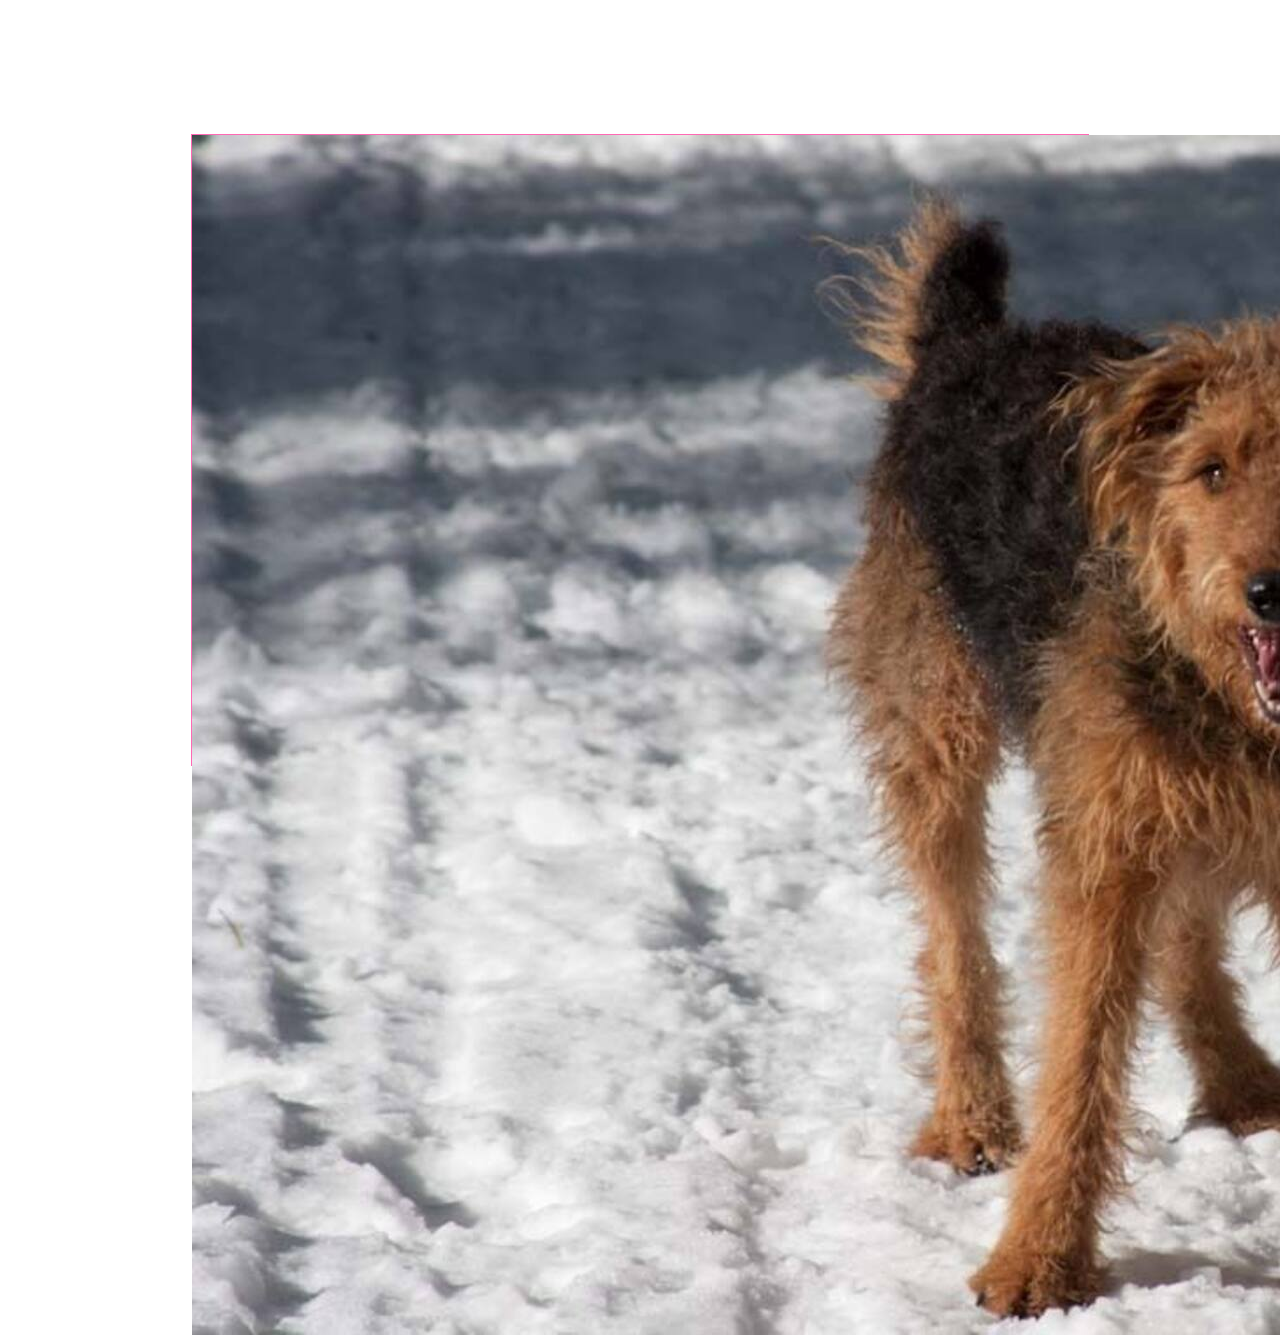
<file: src/Chapter 1/01_01b/index.html>
<!doctype html>
<html lang="en-US">

<head>
  <meta charset="utf-8" />
  <meta name="viewport" content="width=device-width, initial-scale=1.0" />
  <title>Modern image markup</title>
  <link href="style.css" rel="stylesheet" type="text/css" />
</head>

<body>
  <main class="container">
    <article class="content">
      <img src="../../assets/images/snow-dog.jpg" />
    </article>
  </main>
</body>

</html>
</file>
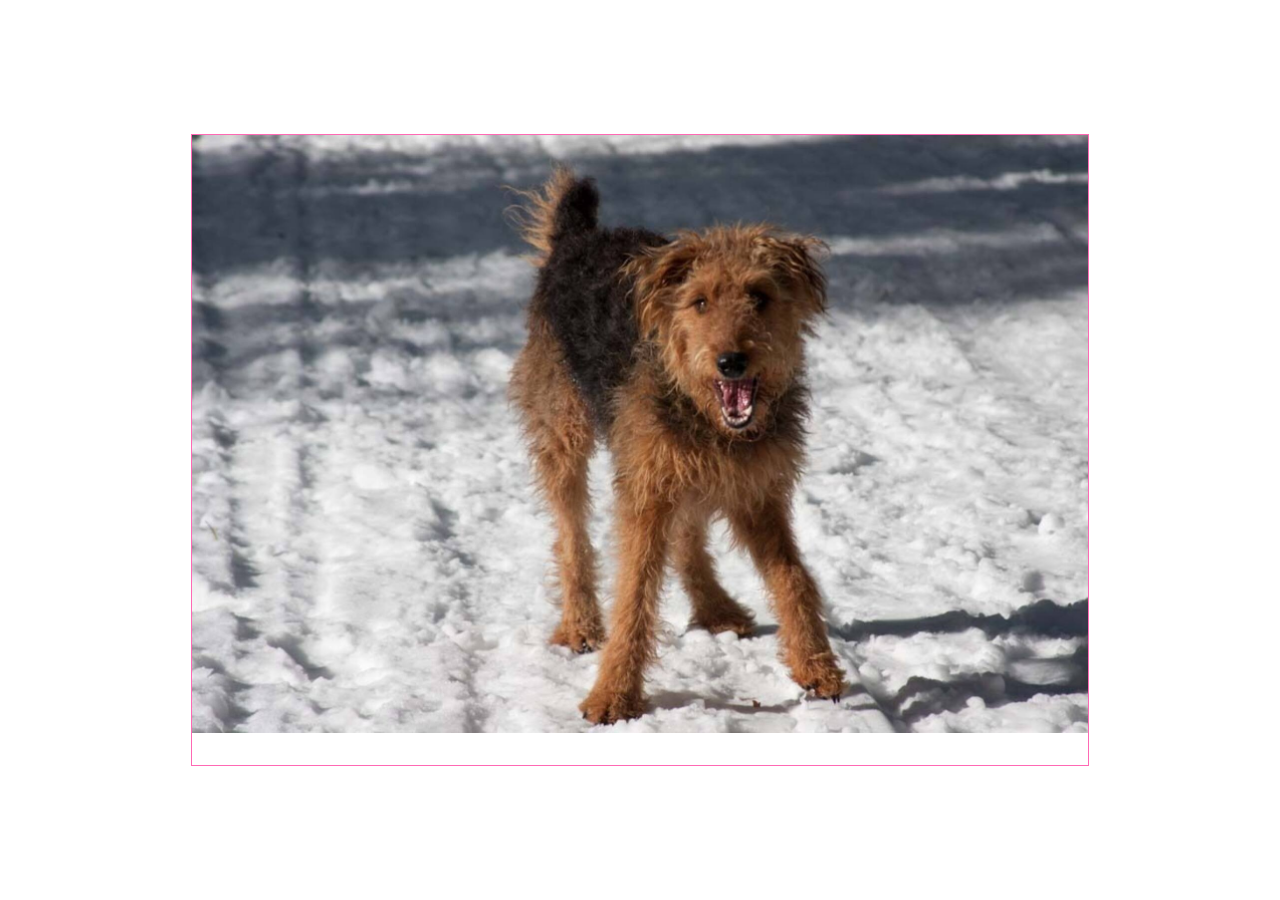
<file: src/Chapter 1/01_01e/index.html>
<!doctype html>
<html lang="en-US">

<head>
  <meta charset="utf-8" />
  <meta name="viewport" content="width=device-width" />
  <title>Modern image markup</title>
  <link href="style.css" rel="stylesheet" type="text/css" />
</head>

<body>
  <main class="container">
    <div class="content">
      <img src="../../assets/images/snow-dog.jpg" alt="A terrier standing in the snow, ready to play" width="1800" height="1200" />
    </div>
  </main>
</body>

</html>
</file>
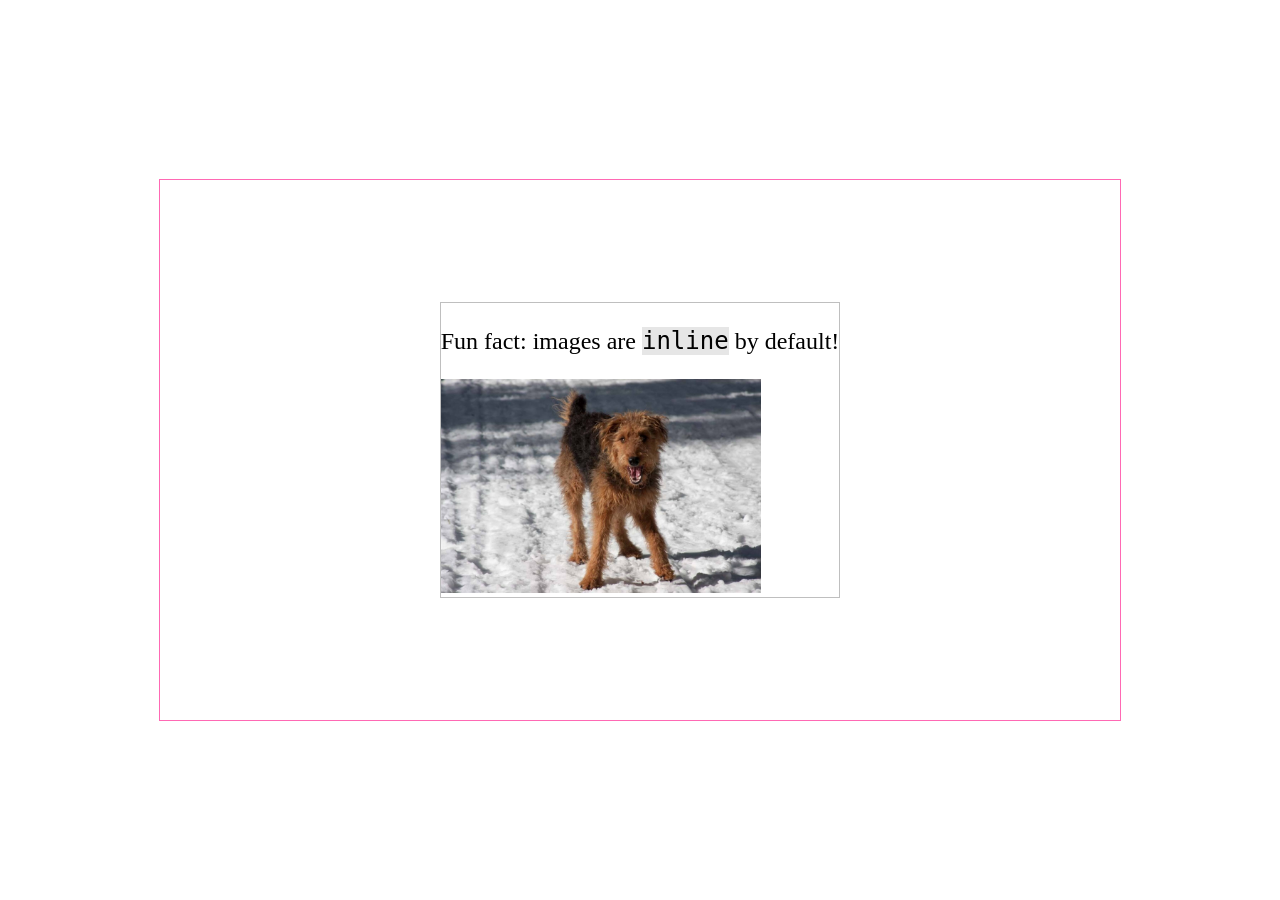
<file: src/Chapter 1/01_02b/index.html>
<!doctype html>
<html lang="en-US">

<head>
  <meta charset="utf-8" />
  <meta name="viewport" content="width=device-width, initial-scale=1.0" />
  <title>Removing the space under an image</title>
  <link href="style.css" rel="stylesheet" type="text/css" />
</head>

<body>
  <main class="container">
    <article class="content">
      
      <div class="image-box">
        <p>Fun fact: images are <code>inline</code> by default!</p>
        <img src="../../assets/images/snow-dog.jpg" alt="A terrier standing in the snow, ready to play" width="1800"
        height="1200" loading="lazy" />
      </div>
    </article>
  </main>
</body>

</html>
</file>
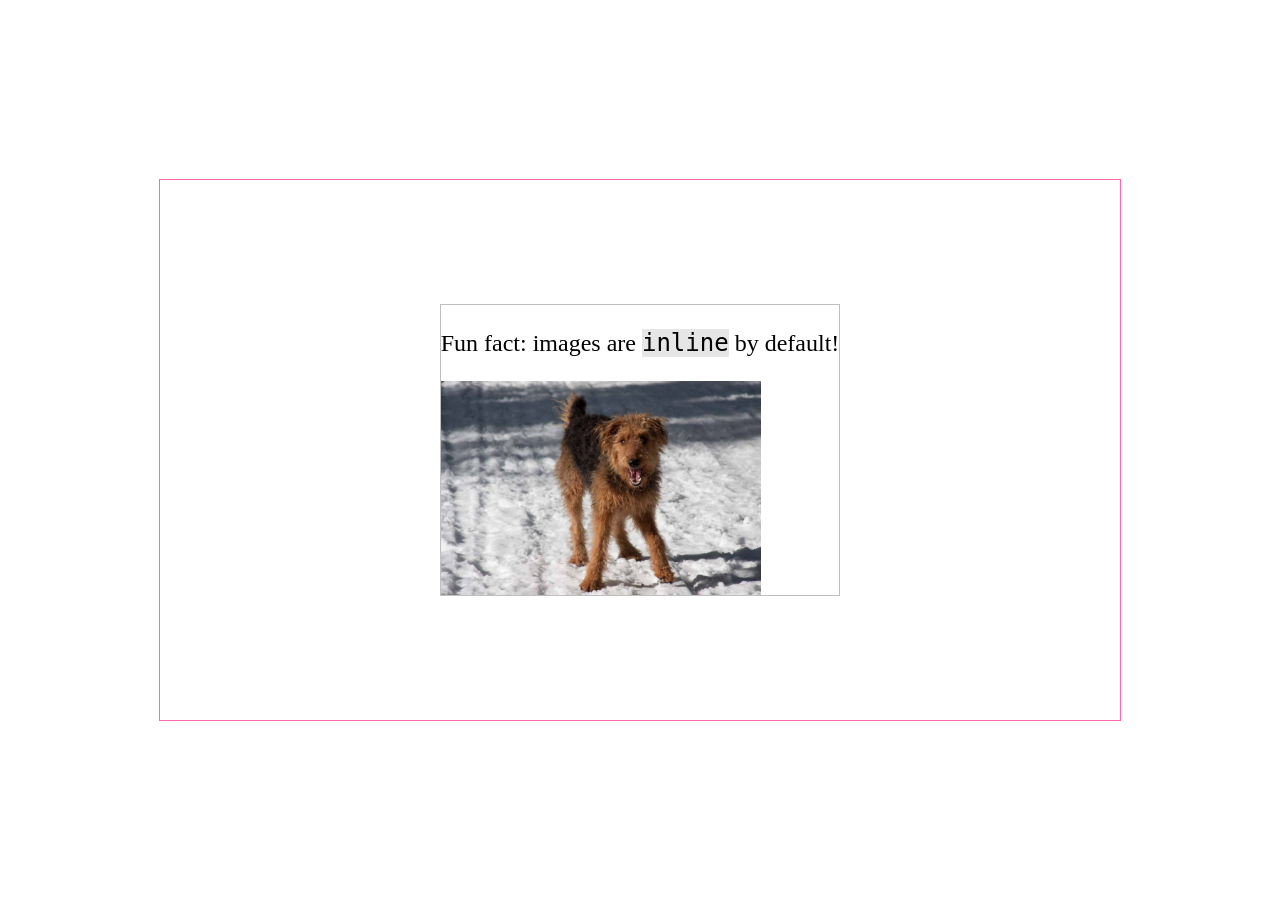
<file: src/Chapter 1/01_02e/index.html>
<!doctype html>
<html lang="en-US">

<head>
  <meta charset="utf-8" />
  <meta name="viewport" content="width=device-width, initial-scale=1.0" />
  <title>Removing the space under an image</title>
  <link href="style.css" rel="stylesheet" type="text/css" />
</head>

<body>
  <main class="container">
    <article class="content">

      <div class="image-box">
        <p>Fun fact: images are <code>inline</code> by default!</p>
        <img src="../../assets/images/snow-dog.jpg" alt="A terrier standing in the snow, ready to play" width="1800"
          height="1200" loading="lazy" />
      </div>
    </article>
  </main>
</body>

</html>
</file>
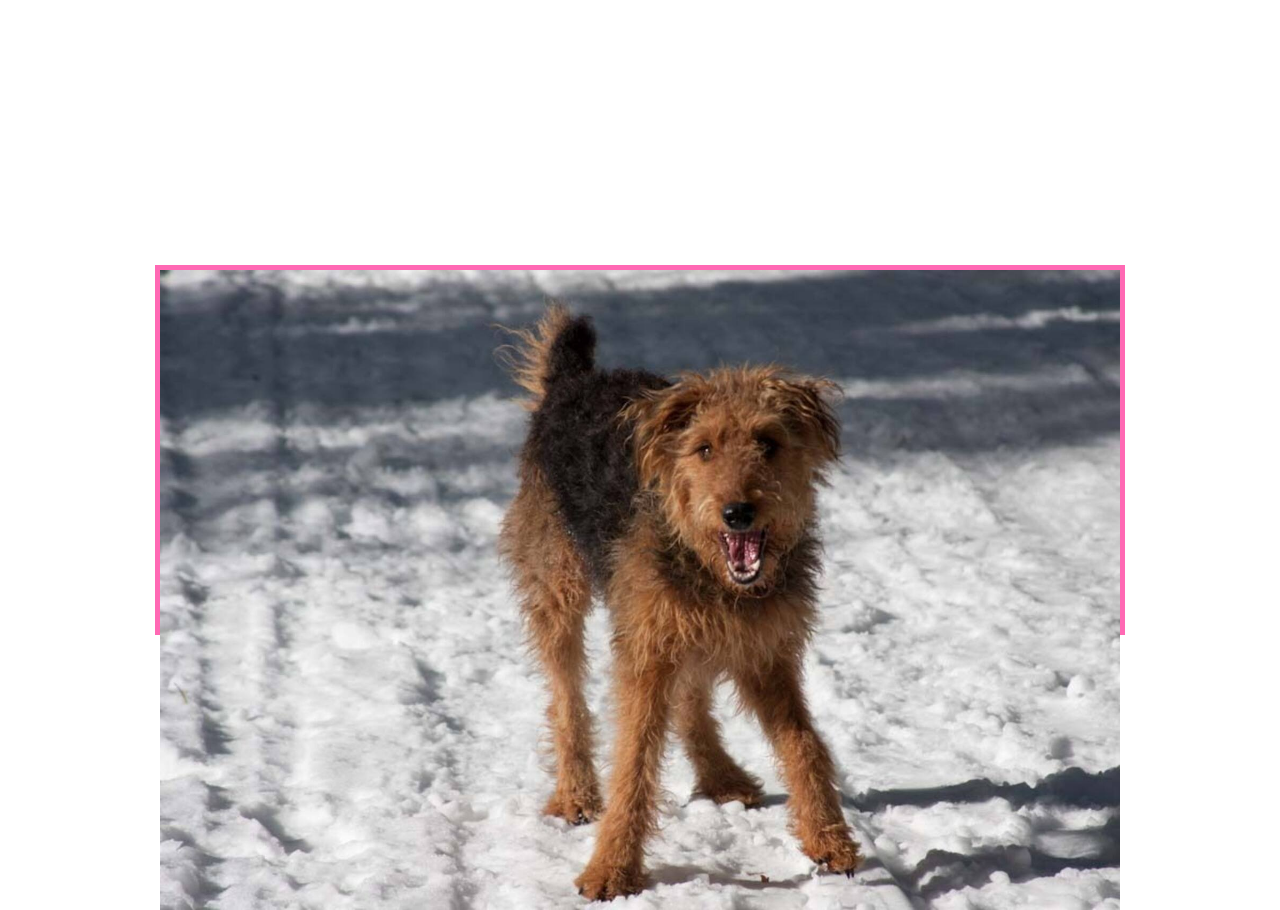
<file: src/Chapter 1/01_03b/index.html>
<!doctype html>
<html lang="en-US">

<head>
  <meta charset="utf-8" />
  <meta name="viewport" content="width=device-width, initial-scale=1.0" />
  <title>Fitting and positioning an image inside any container</title>
  <link href="style.css" rel="stylesheet" type="text/css" />
</head>

<body>
  <main class="container">
    <article class="content">
      <img src="../../assets/images/snow-dog.jpg" alt="A terrier standing in the snow, ready to play" width="1800"
        height="1200" loading="lazy" class="image" />
    </article>
  </main>
</body>

</html>
</file>
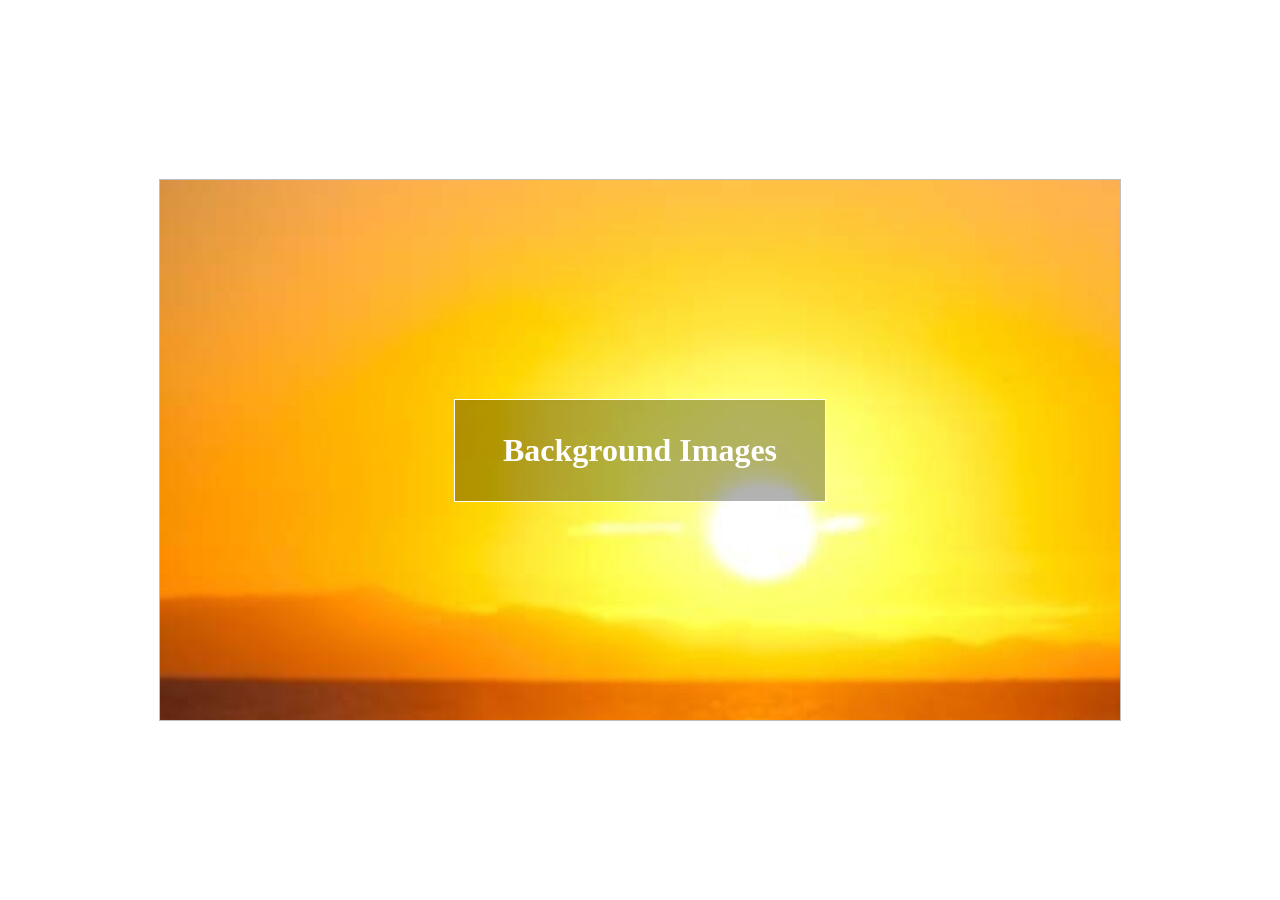
<file: src/Chapter 1/01_04b/index.html>
<!doctype html>
<html lang="en-US">

<head>
  <meta charset="utf-8" />
  <meta name="viewport" content="width=device-width, initial-scale=1.0" />
  <title>Fitting and positioning a background image in a container</title>
  <link href="style.css" rel="stylesheet" type="text/css" />
</head>

<body>
  <main class="container">
    <article class="content">
      <h1>Background Images</h1>
    </article>
  </main>
</body>

</html>
</file>
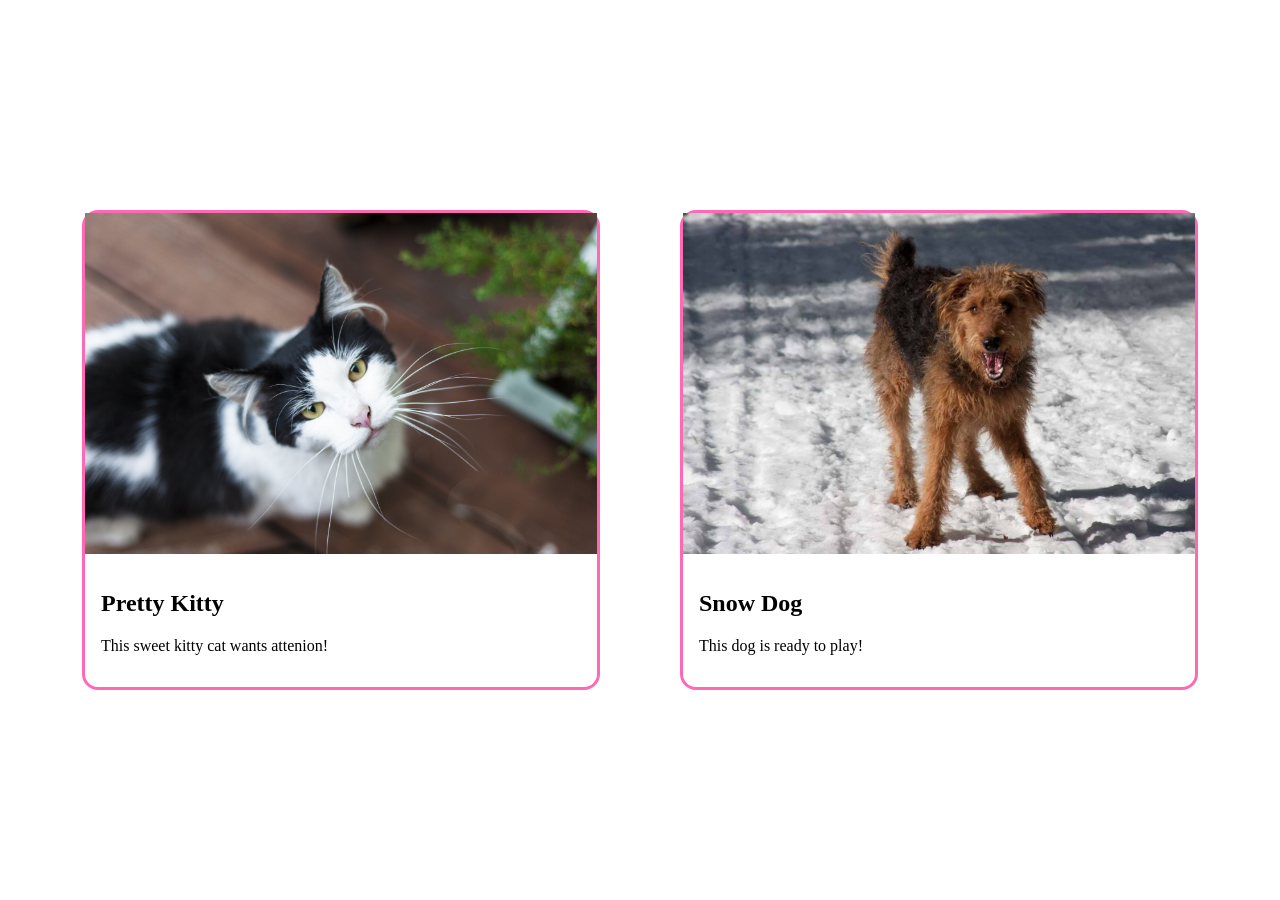
<file: src/Chapter 1/01_05b/index.html>
<!DOCTYPE html>
<html lang="en">
  <head>
    <meta charset="UTF-8" />
    <meta name="viewport" content="width=device-width, initial-scale=1.0" />
    <title>Proportionate images in a container</title>
    <link href="style.css" rel="stylesheet" type="text/css" />
  </head>
  <body>
    <main class="container">
      <figure class="card">
        <!-- <div class="ratio-box"> -->
        <img src="../../assets/images/cat-outside.jpg" alt="Black and white long-haired domestic cat outside" class="image" width="833" height="667" loading="lazy"
        />
        <!-- </div> -->
        <figcaption>
          <h2>Pretty Kitty</h2>
          <p>This sweet kitty cat wants attenion!</p>
        </figcaption>
      </figure>
      <figure class="card">
        <!-- <div class="ratio-box"> -->
          <img src="../../assets/images/snow-dog.jpg" alt="A terrier standing in the snow, ready to play" width="1800" height="1200" loading="lazy" class="image" />
        <!-- </div> -->
        <figcaption>
          <h2>Snow Dog</h2>
          <p>This dog is ready to play!</p>
        </figcaption>
      </figure>
    </main>
  </body>
</html>
</file>
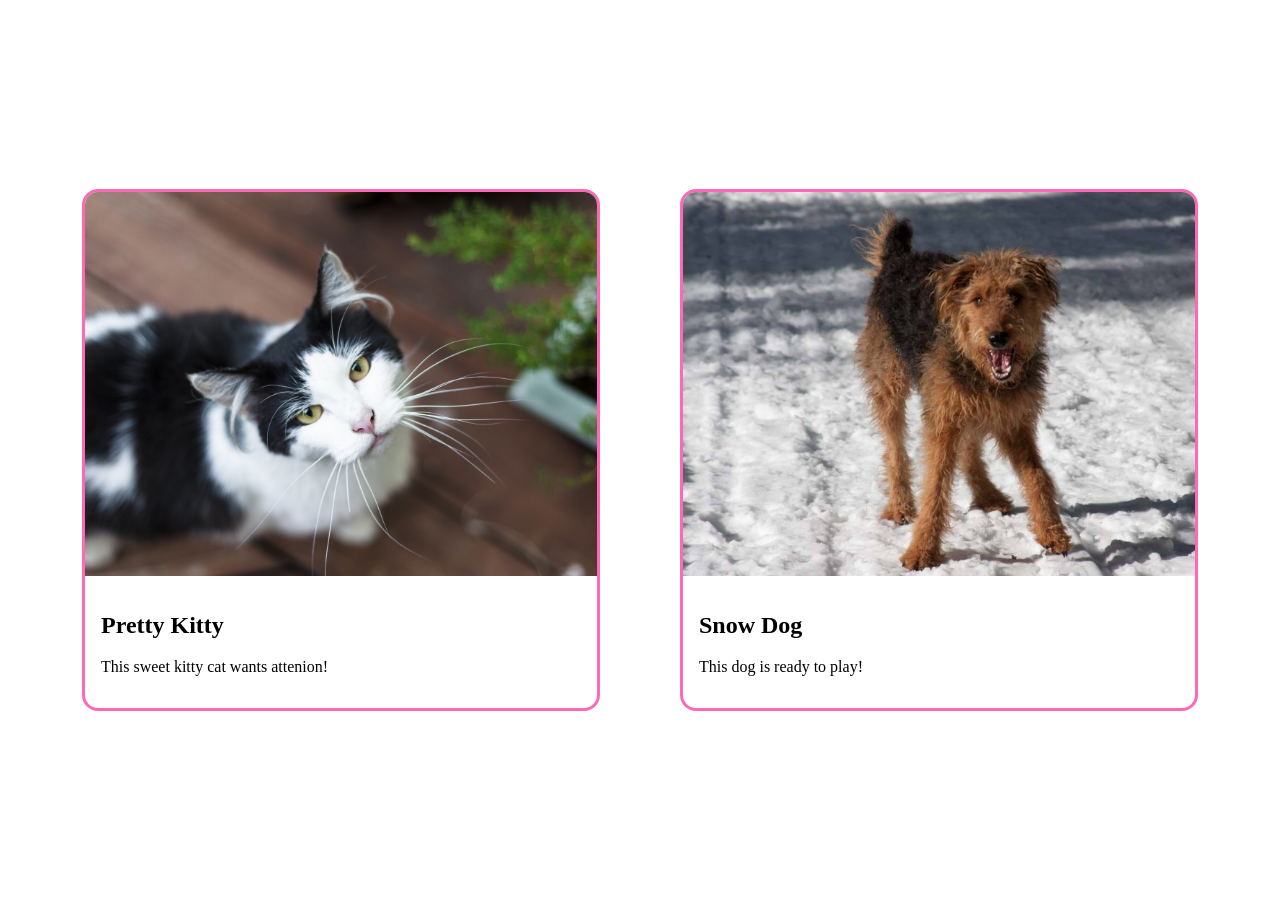
<file: src/Chapter 1/01_05e/index.html>
<!DOCTYPE html>
<html lang="en">

<head>
  <meta charset="UTF-8" />
  <meta name="viewport" content="width=device-width, initial-scale=1.0" />
  <title>Proportionate images in a container</title>
  <link href="style.css" rel="stylesheet" type="text/css" />
</head>

<body>
  <main class="container">
    <figure class="card">
      <div class="ratio-box">
      <img src="../../assets/images/cat-outside.jpg" alt="Black and white long-haired domestic cat outside"
        class="image" width="833" height="667" loading="lazy" />
      </div>
      <figcaption>
        <h2>Pretty Kitty</h2>
        <p>This sweet kitty cat wants attenion!</p>
      </figcaption>
    </figure>
    <figure class="card">
      <div class="ratio-box">
        <img src="../../assets/images/snow-dog.jpg" alt="A terrier standing in the snow, ready to play" width="1800"
        height="1200" loading="lazy" class="image" />
      </div>
      <figcaption>
        <h2>Snow Dog</h2>
        <p>This dog is ready to play!</p>
      </figcaption>
    </figure>
  </main>
</body>

</html>
</file>
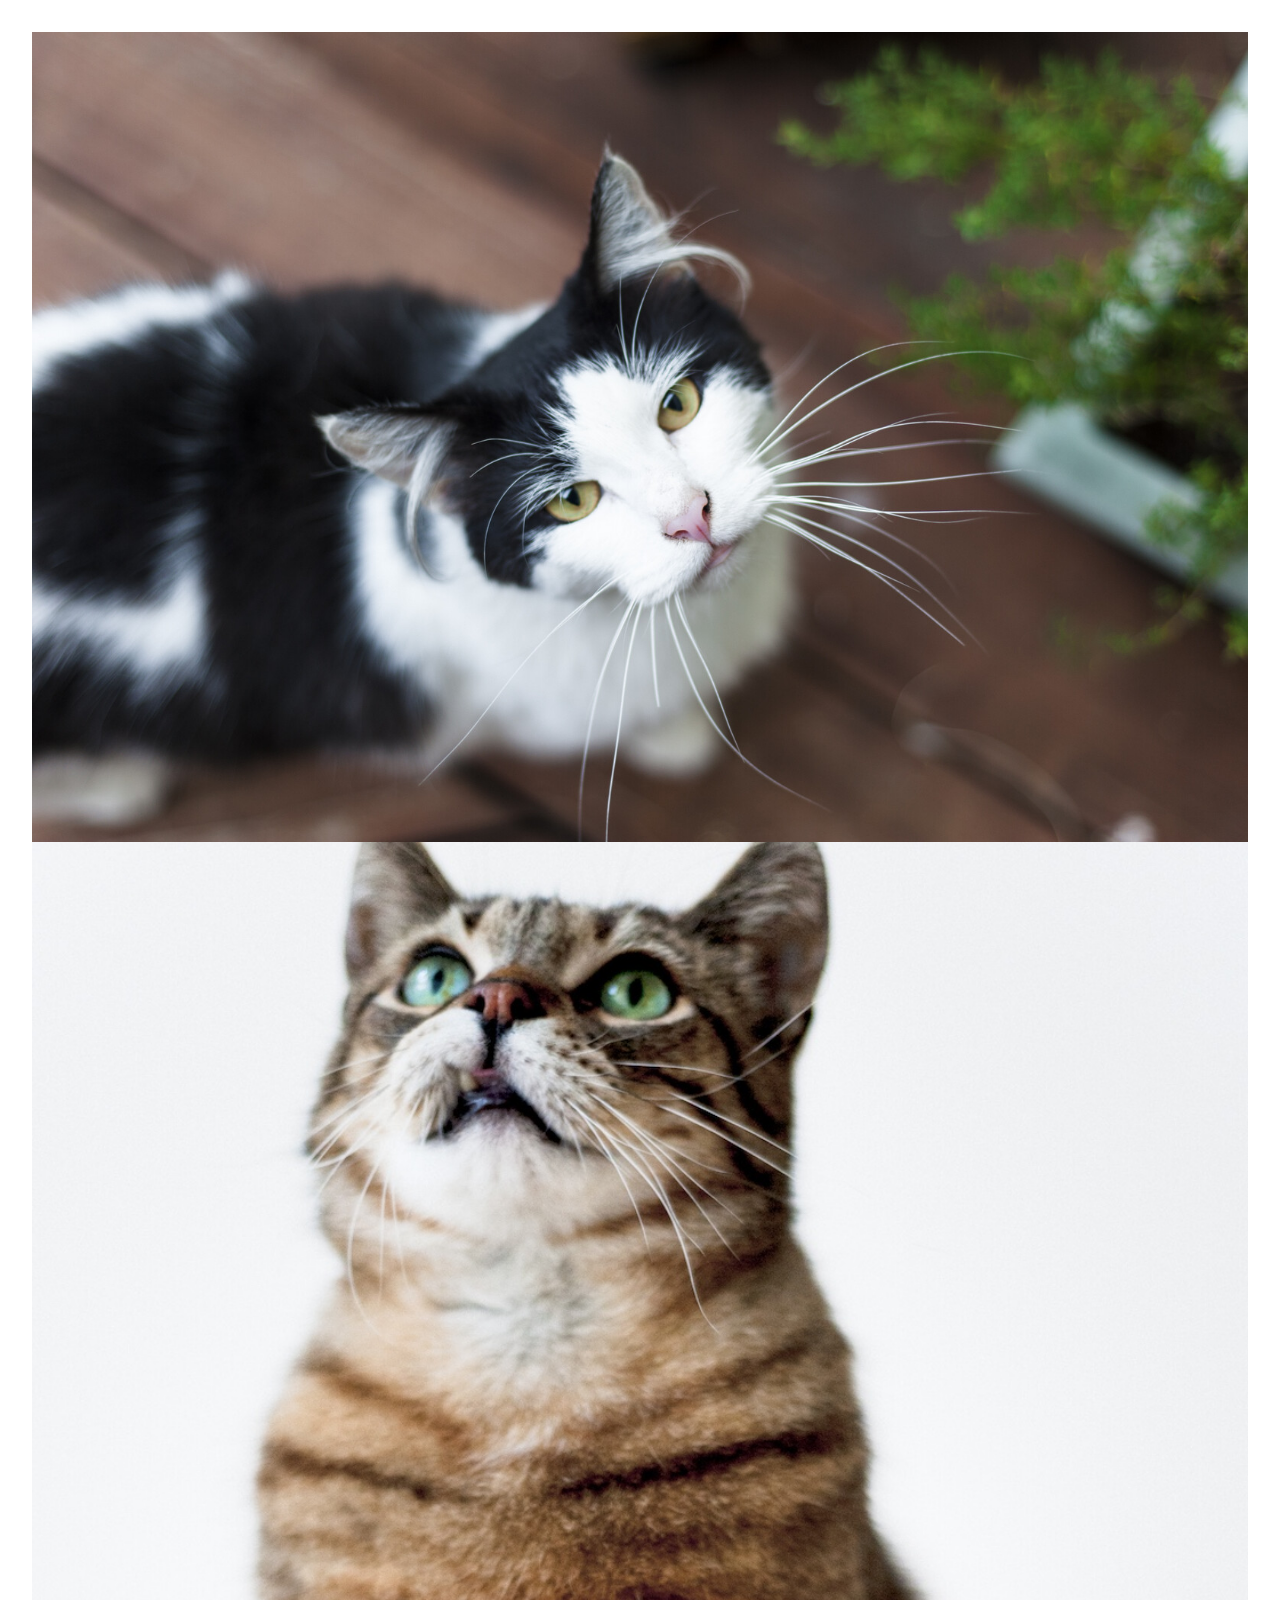
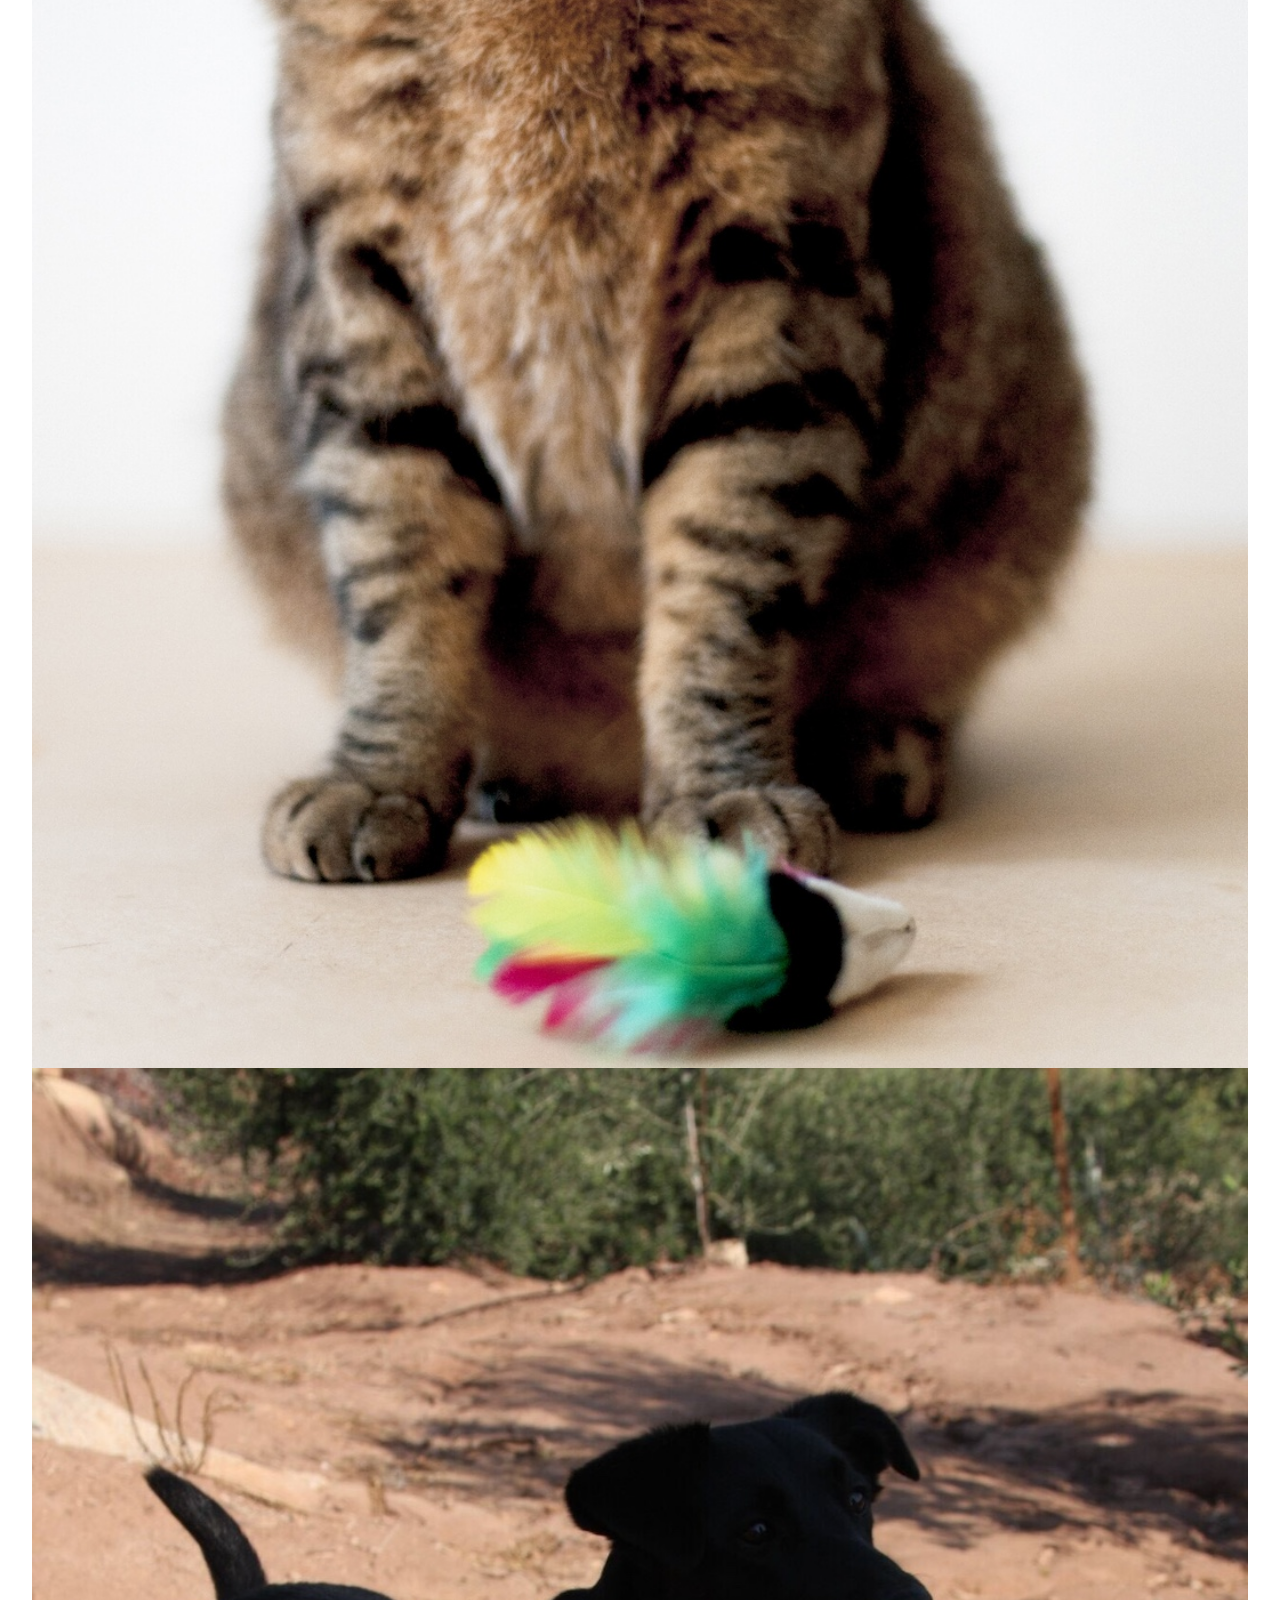
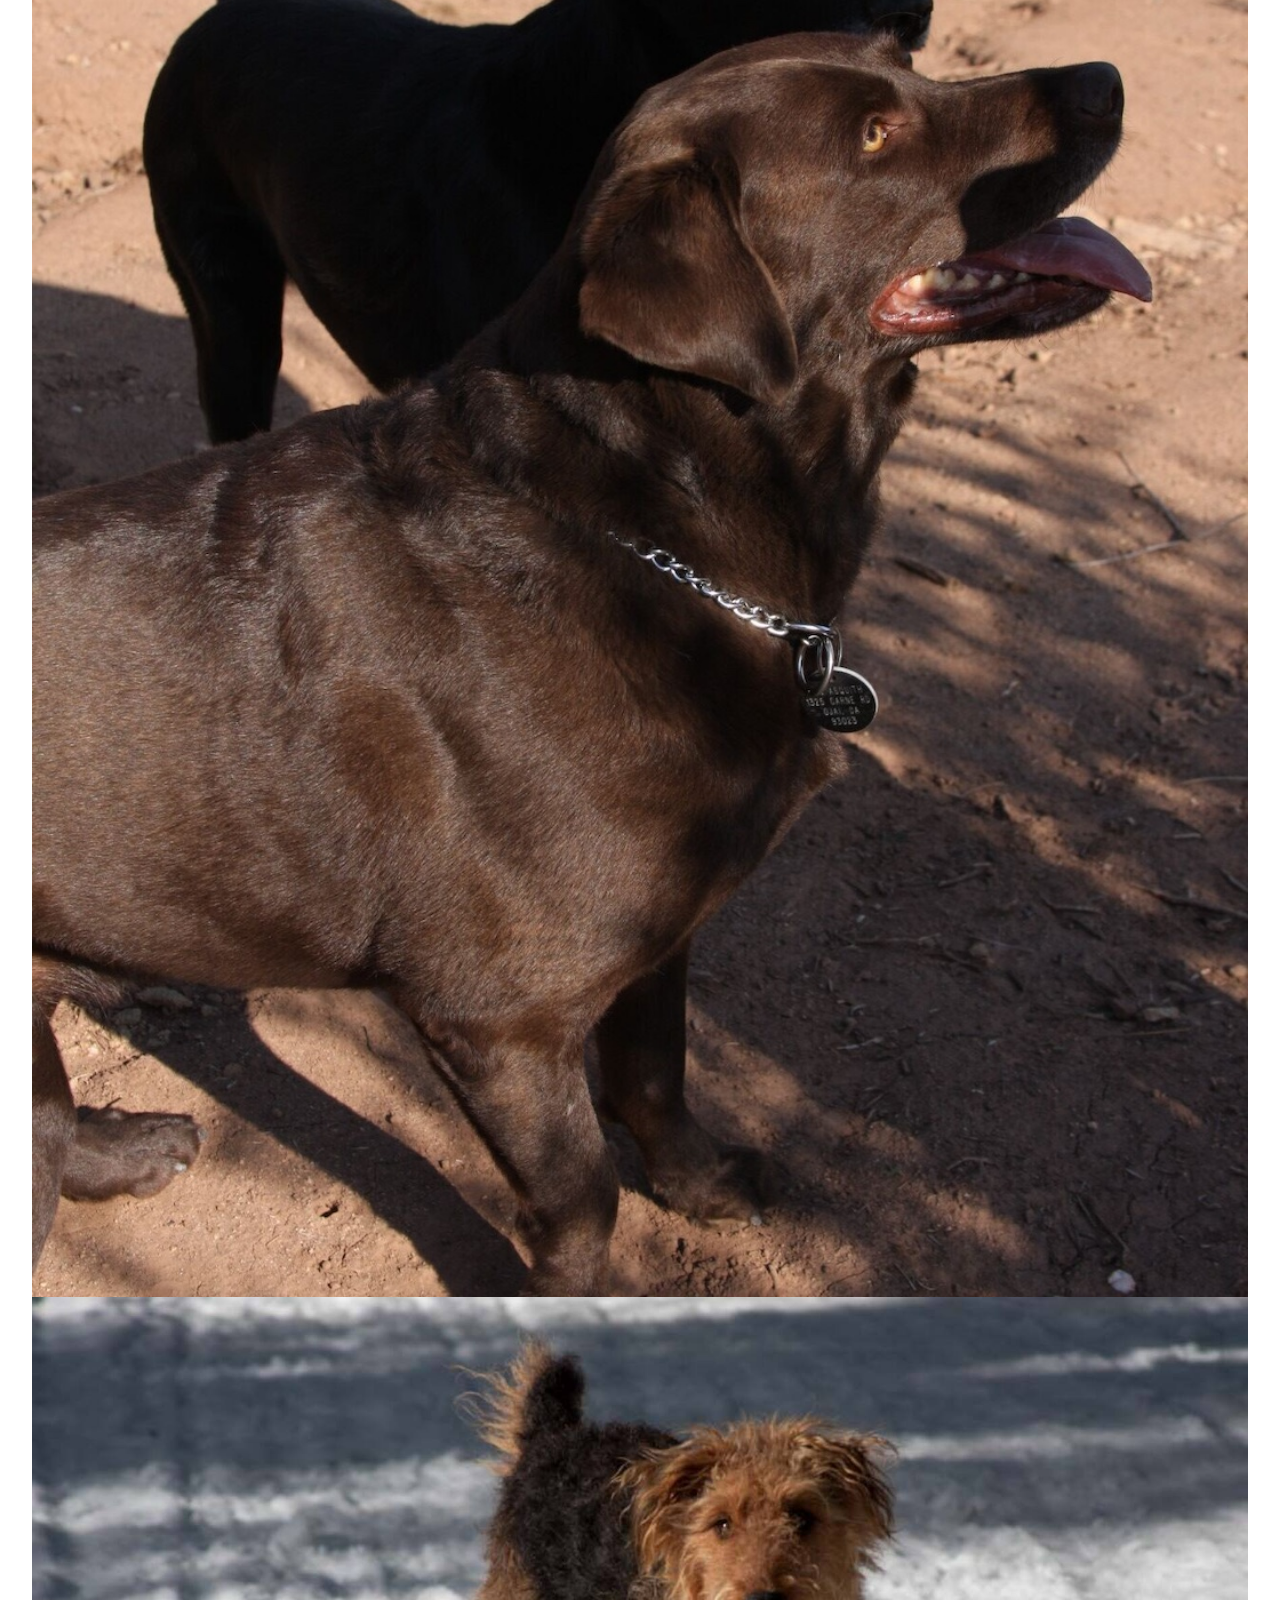
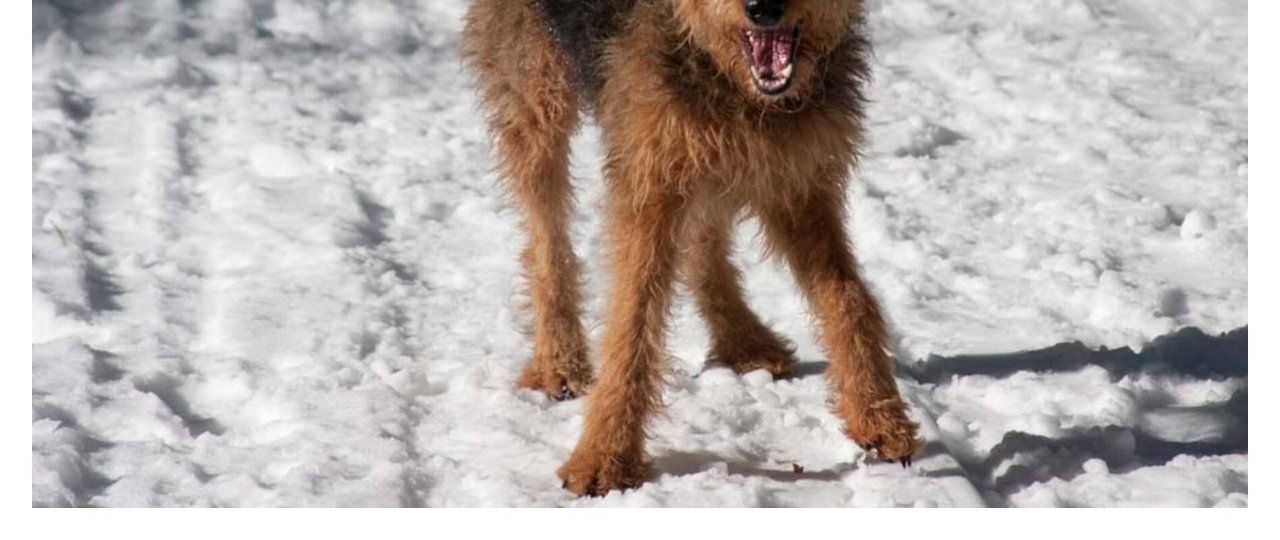
<file: src/Chapter 1/01_06b/index.html>
<!DOCTYPE html>
<html lang="en">
  <head>
    <meta charset="UTF-8" />
    <meta name="viewport" content="width=device-width, initial-scale=1.0" />
    <title>Fitting an image inside a grid cell</title>
    <link href="style.css" rel="stylesheet" type="text/css" />
  </head>
  <body>
    <main class="container">
      <article class="content">
        <img src="../../assets/images/cat-outside.jpg" alt="Black and white long-haired domestic cat outside" class="image" width="833" height="667" loading="lazy" />
        <img src="../../assets/images/cat-with-toy.jpg" alt="A striped cat looking up with a colorful feathered toy at its feet." width="1064" height="1600" loading="lazy" class="image" />
        <img src="../../assets/images/dogs-in-olive-grove.jpg" alt="A chocolate labrador and a black labrador stand ready to play in an olive grover." width="1064" height="1600" loading="lazy" class="image" />
        <img src="../../assets/images/snow-dog.jpg" alt="A terrier standing in the snow, ready to play" width="1800" height="1200" loading="lazy" class="image" />
      </article>
    </main>
  </body>
</html>
</file>
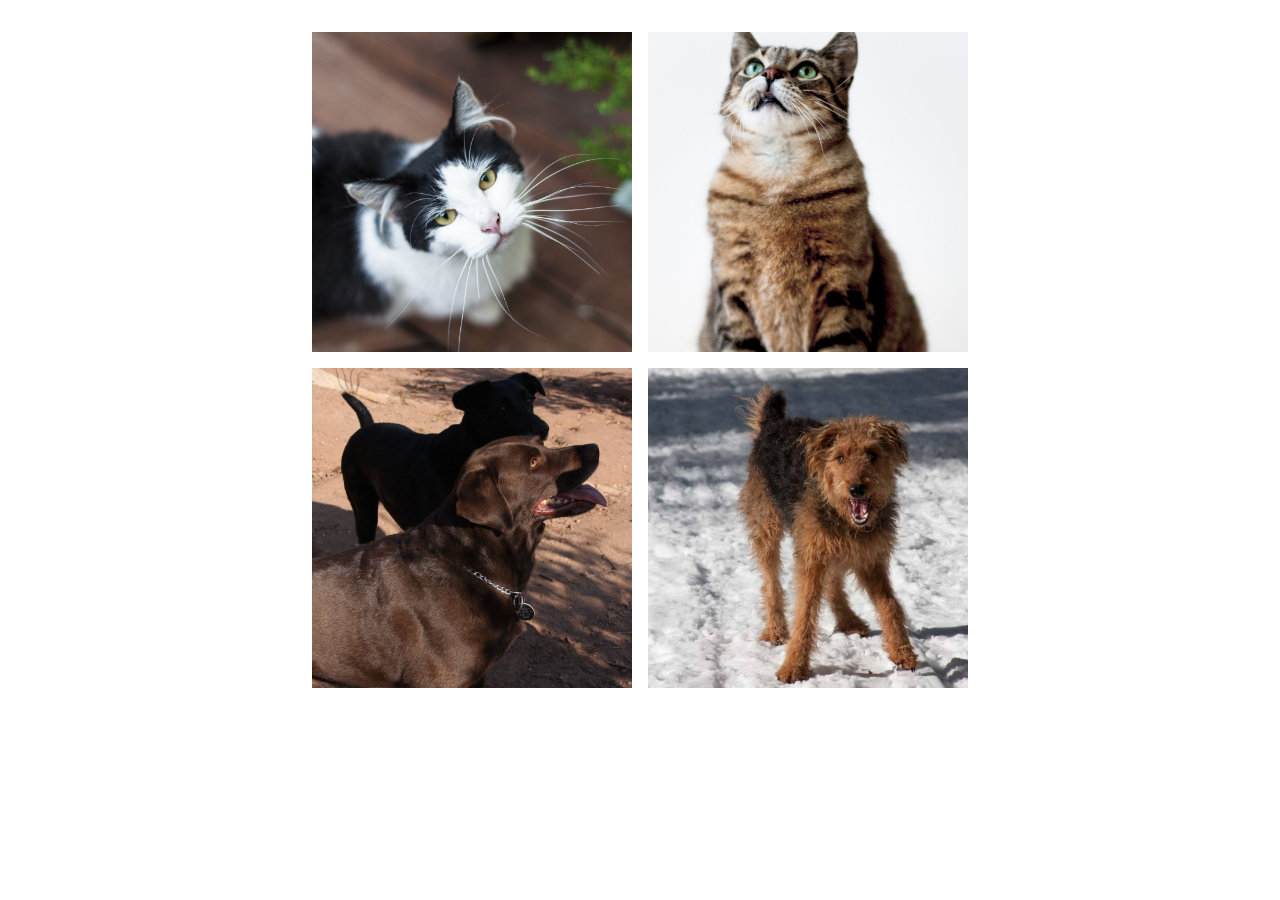
<file: src/Chapter 1/01_06e/index.html>
<!DOCTYPE html>
<html lang="en">

<head>
  <meta charset="UTF-8" />
  <meta name="viewport" content="width=device-width, initial-scale=1.0" />
  <title>Fitting an image inside a grid cell</title>
  <link href="style.css" rel="stylesheet" type="text/css" />
</head>

<body>
  <main class="container">
    <article class="content">
      <img src="../../assets/images/cat-outside.jpg" alt="Black and white long-haired domestic cat outside"
        class="image" width="833" height="667" loading="lazy" />
      <img src="../../assets/images/cat-with-toy.jpg"
        alt="A striped cat looking up with a colorful feathered toy at its feet." width="1064" height="1600"
        loading="lazy" class="image" />
      <img src="../../assets/images/dogs-in-olive-grove.jpg"
        alt="A chocolate labrador and a black labrador stand ready to play in an olive grover." width="1064"
        height="1600" loading="lazy" class="image" />
      <img src="../../assets/images/snow-dog.jpg" alt="A terrier standing in the snow, ready to play" width="1800"
        height="1200" loading="lazy" class="image" />
    </article>
  </main>
</body>

</html>
</file>
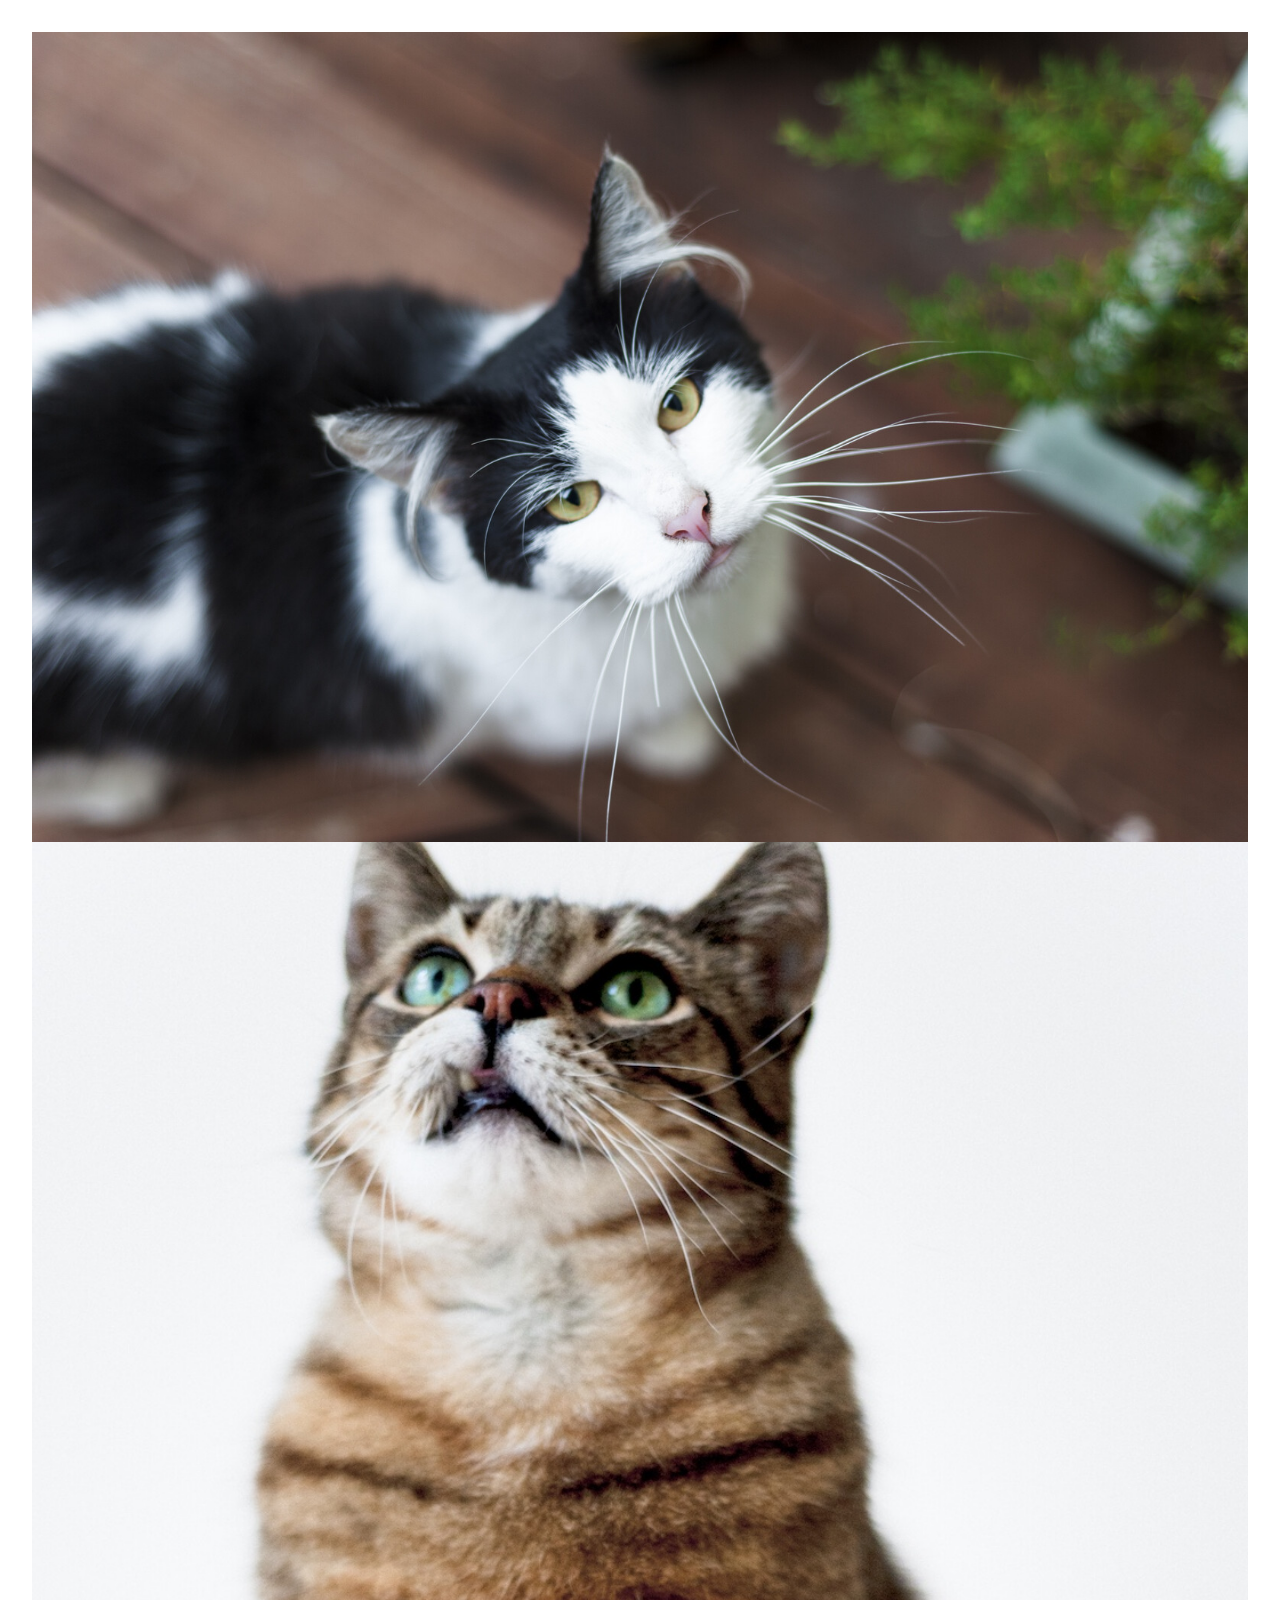
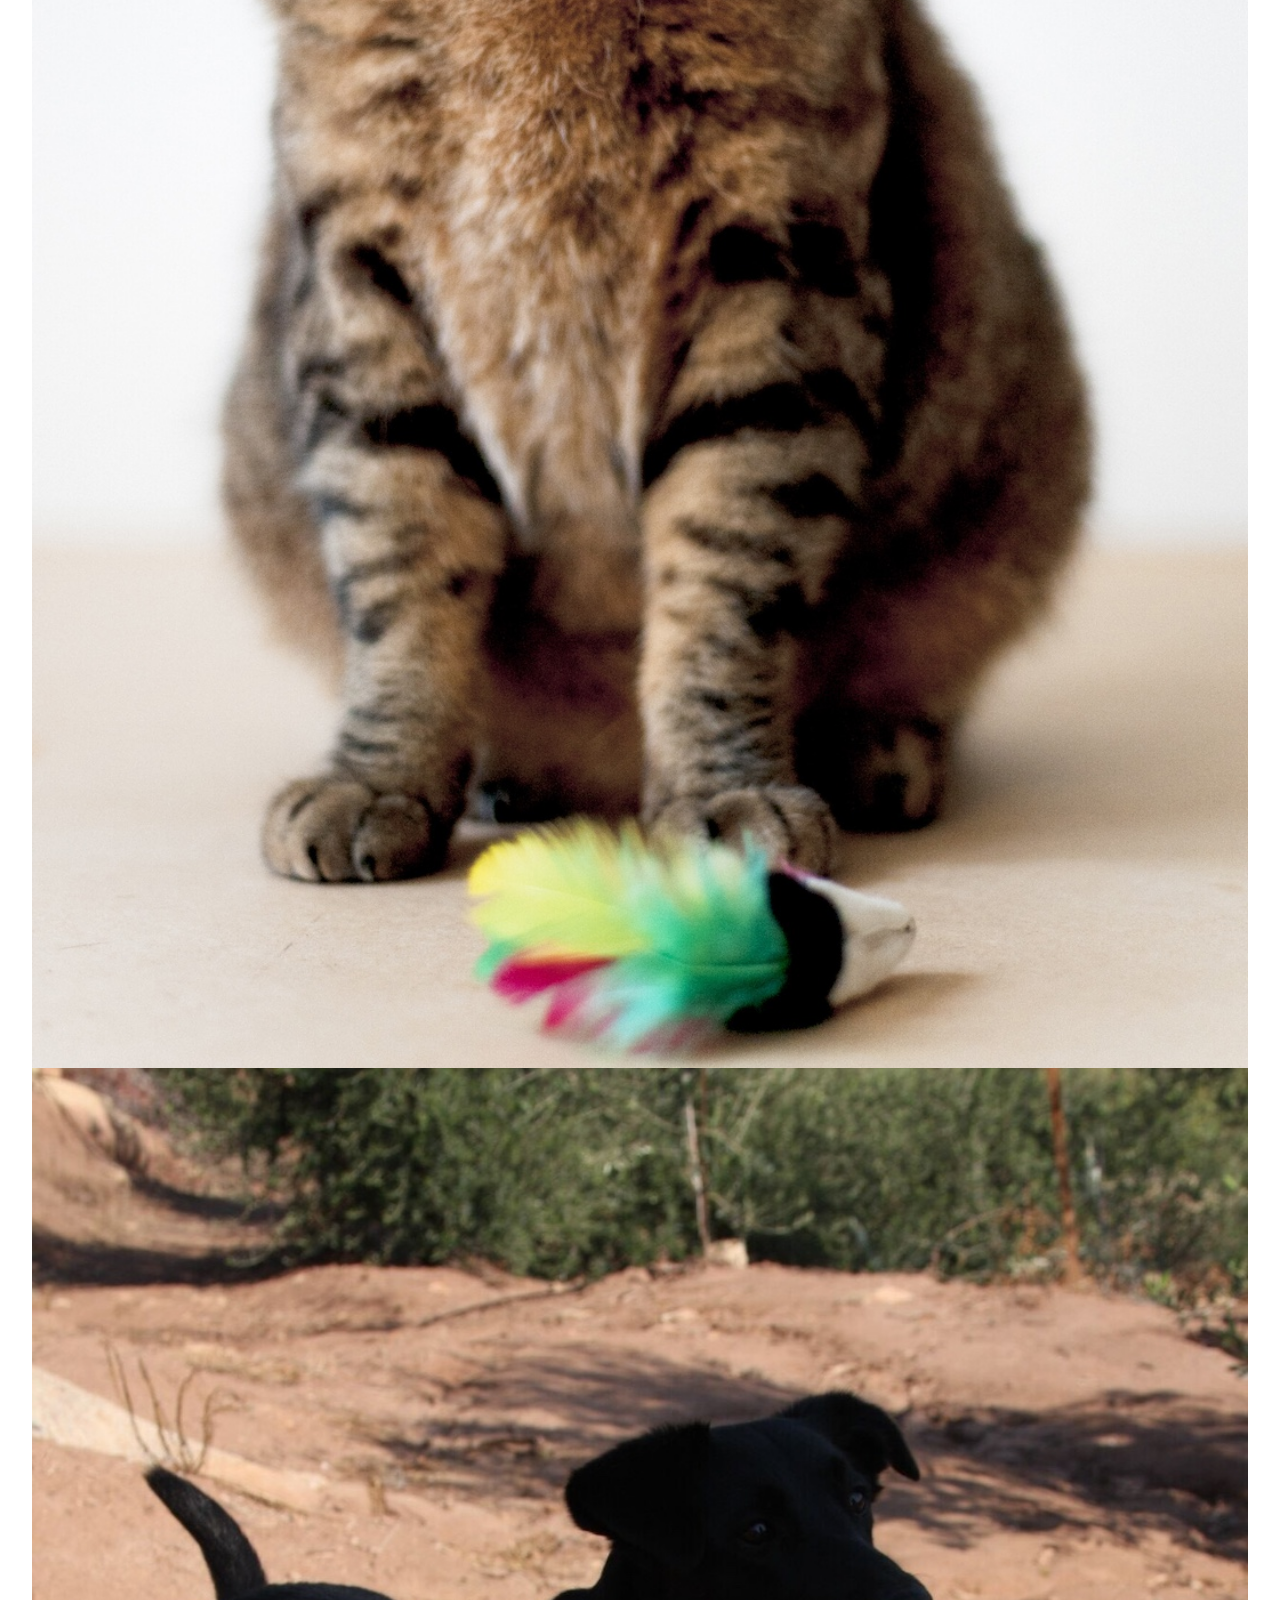
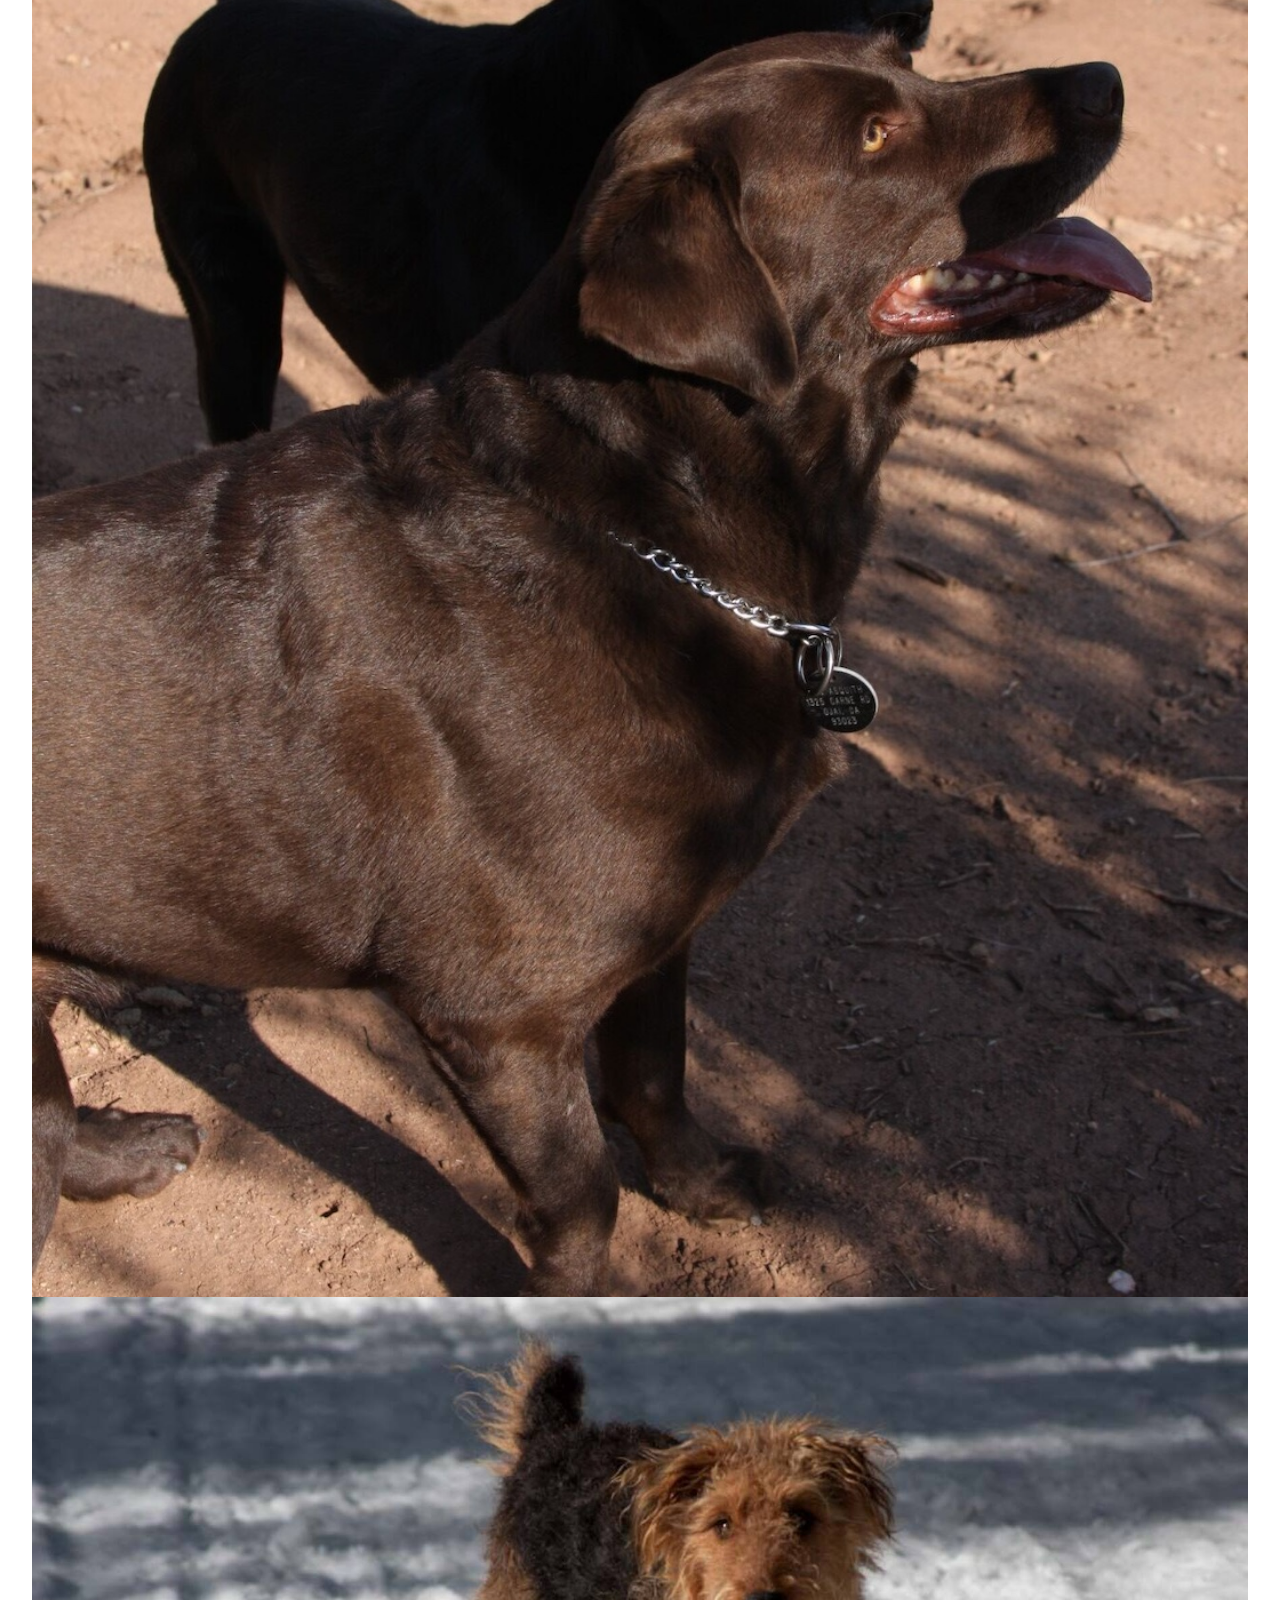
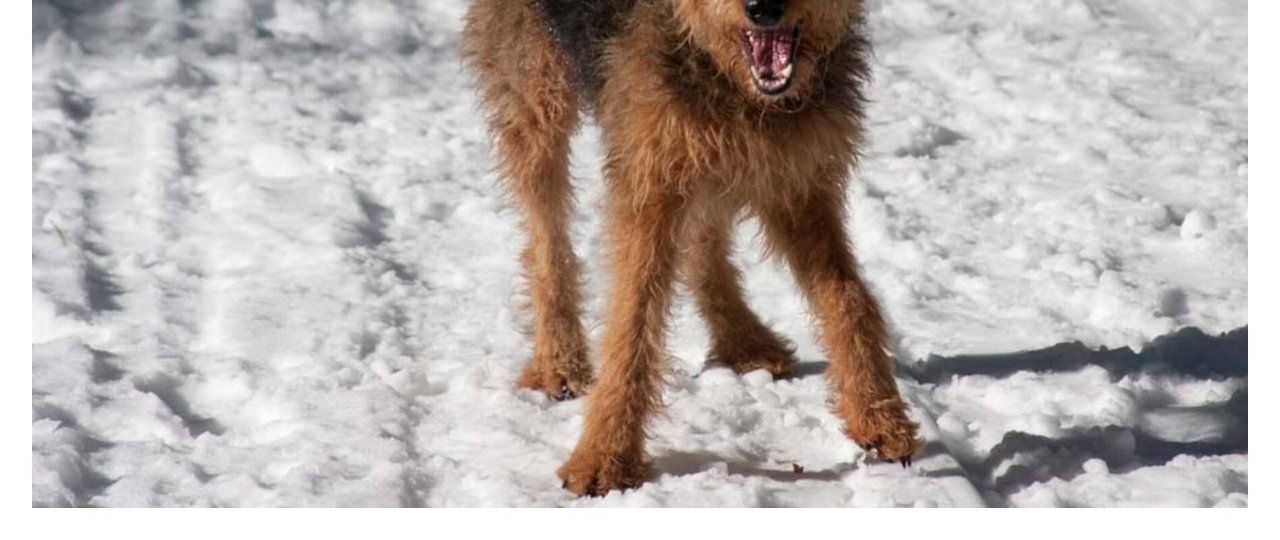
<file: src/Chapter 1/01_07b/index.html>
<!DOCTYPE html>
<html lang="en">

<head>
  <meta charset="UTF-8" />
  <meta name="viewport" content="width=device-width, initial-scale=1.0" />
  <title>Fitting an image inside a flexbox cell</title>
  <link href="style.css" rel="stylesheet" type="text/css" />
</head>

<body>
  <main class="container">
    <article class="content">
      <!-- <figure> -->
        <img src="../../assets/images/cat-outside.jpg" alt="Black and white long-haired domestic cat outside"
          width="833" height="667" loading="lazy" />
      <!-- </figure> -->
      <!-- <figure> -->
        <img src="../../assets/images/cat-with-toy.jpg"
          alt="A striped cat looking up with a colorful feathered toy at its feet." width="1064" height="1600"
          loading="lazy" />
      <!-- </figure> -->
      <!-- <figure> -->
        <img src="../../assets/images/dogs-in-olive-grove.jpg"
          alt="A chocolate labrador and a black labrador stand ready to play in an olive grover." width="1064"
          height="1600" loading="lazy" />
      <!-- </figure> -->
      <!-- <figure> -->
        <img src="../../assets/images/snow-dog.jpg" alt="A terrier standing in the snow, ready to play" width="1800"
          height="1200" loading="lazy" />
      <!-- </figure> -->
    </article>
  </main>
</body>

</html>
</file>
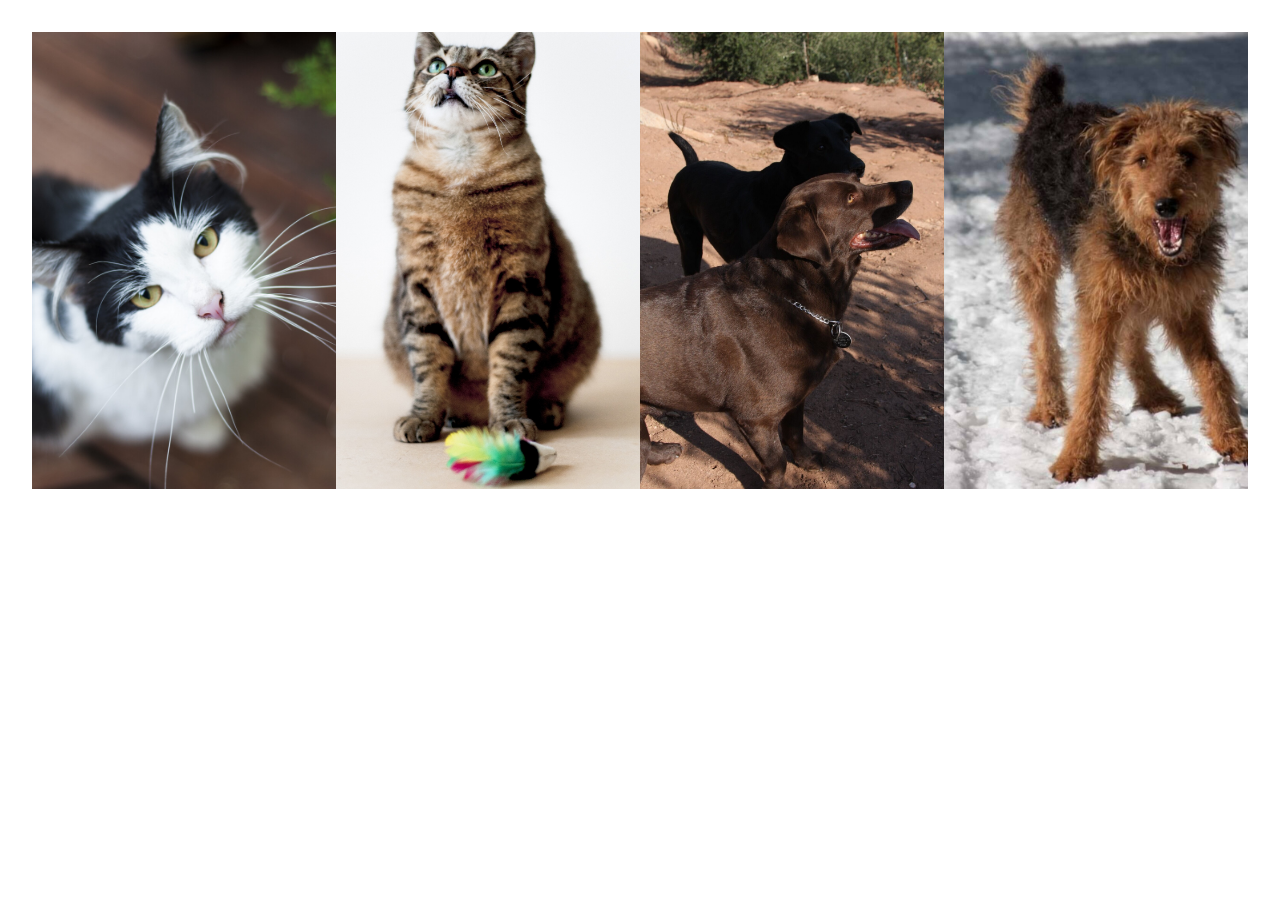
<file: src/Chapter 1/01_07e/index.html>
<!DOCTYPE html>
<html lang="en">

<head>
  <meta charset="UTF-8" />
  <meta name="viewport" content="width=device-width, initial-scale=1.0" />
  <title>Fitting an image inside a flexbox cell</title>
  <link href="style.css" rel="stylesheet" type="text/css" />
</head>

<body>
  <main class="container">
    <article class="content">
      <figure>
        <img src="../../assets/images/cat-outside.jpg" alt="Black and white long-haired domestic cat outside"
        width="833" height="667" loading="lazy" />
      </figure>
      <figure>
        <img src="../../assets/images/cat-with-toy.jpg"
        alt="A striped cat looking up with a colorful feathered toy at its feet." width="1064" height="1600"
        loading="lazy" />
      </figure>
      <figure>
        <img src="../../assets/images/dogs-in-olive-grove.jpg"
        alt="A chocolate labrador and a black labrador stand ready to play in an olive grover." width="1064"
        height="1600" loading="lazy" />
      </figure>
      <figure>
        <img src="../../assets/images/snow-dog.jpg" alt="A terrier standing in the snow, ready to play" width="1800"
        height="1200" loading="lazy" />
      </figure>
    </article>
  </main>
</body>

</html>
</file>
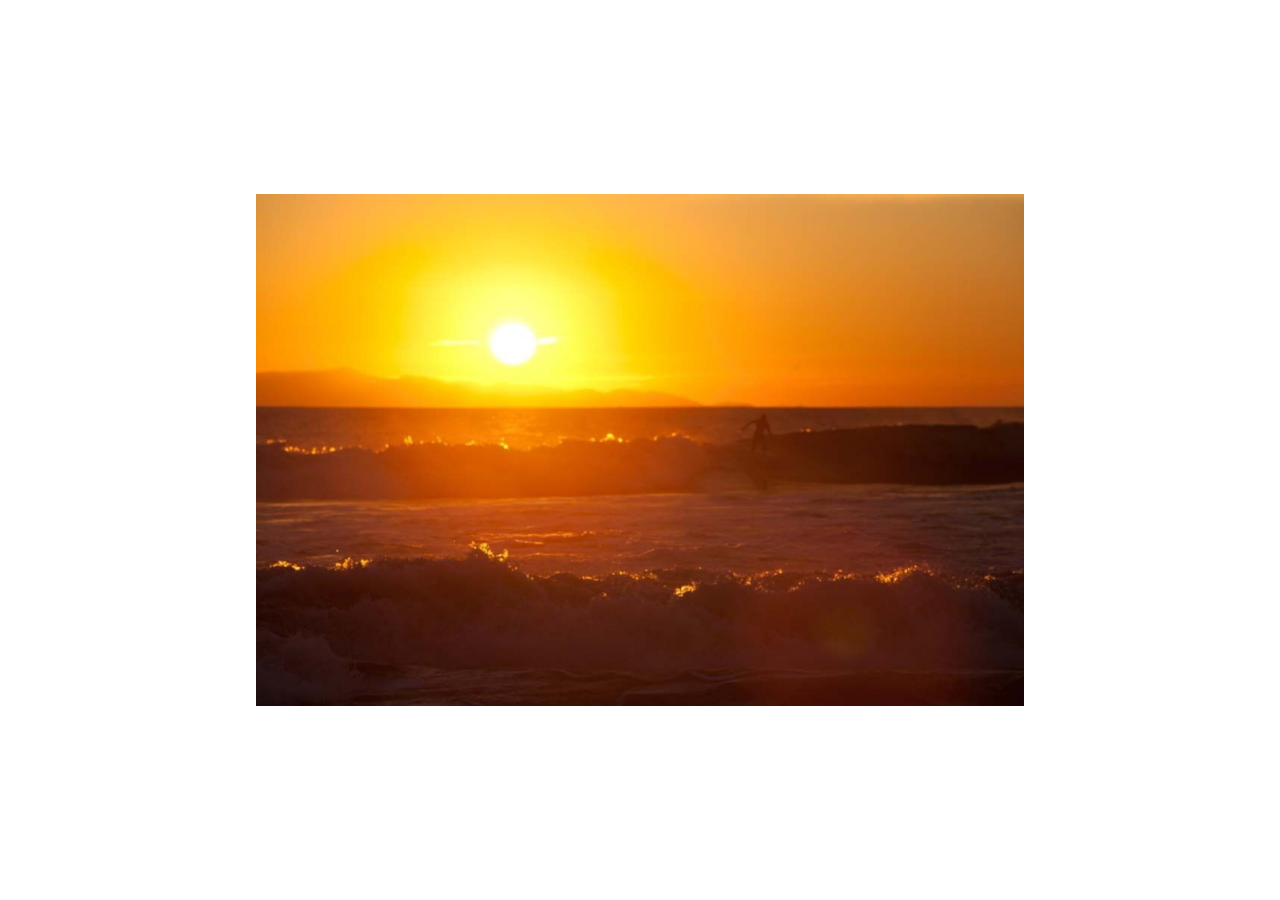
<file: src/Chapter 2/02_01b/index.html>
<!DOCTYPE html>
<html lang="en">

<head>
  <meta charset="UTF-8" />
  <meta name="viewport" content="width=device-width, initial-scale=1.0" />
  <title>Rounded corners with border-radius</title>
  <link href="style.css" rel="stylesheet" type="text/css" />
</head>

<body>
  <main class="container">
    <article class="content">
      <img src="../../assets/images/beach-sunset.jpg" alt="Sunset over the ocean with a silhouette of a surfer on a wave." width="1799"
        height="1200" loading="lazy" />
    </article>
  </main>
</body>

</html>
</file>
<file: src/Chapter 1/01_01b/style.css>
body {
  margin: 0;
}

.container {
  align-items: center;
  display: flex;
  height: 100vh;
  justify-content: center;
}

.content {
  border: 1px solid hotpink;
  height: 70vh;
  width: 70vw;
}
</file>
<file: src/Chapter 1/01_01e/style.css>
body {
  margin: 0;
}

img {
  height: auto;
  width: 100%;
}

.container {
  align-items: center;
  display: flex;
  height: 100vh;
  justify-content: center;
}

.content {
  border: 1px solid hotpink;
  height: 70vh;
  width: 70vw;
}
</file>
<file: src/Chapter 1/01_02b/style.css>
body {
  margin: 0;
}

img {
  height: auto;
  width: 20rem;
}

.image-box {
    border: 1px solid hsl(0, 0%, 75%);
}

.container {
  align-items: center;
  display: flex;
  height: 100vh;
  justify-content: center;
}

.content {
  align-items: center;
  border: 1px solid hotpink;
  display: flex;
  height: 60vh;
  justify-content: center;
  width: 75vw;
}

p {
  font-size: 1.5rem;
}

code {
  background: hsl(0, 0%, 90%);
  font-family: monospace;
}
</file>
<file: src/Chapter 1/01_02e/style.css>
body {
  margin: 0;
}

img {
  display: block;
  height: auto;
  width: 20rem;
}

.image-box {
  border: 1px solid hsl(0, 0%, 75%);
}

.container {
  align-items: center;
  display: flex;
  height: 100vh;
  justify-content: center;
}

.content {
  align-items: center;
  border: 1px solid hotpink;
  display: flex;
  height: 60vh;
  justify-content: center;
  width: 75vw;
}

p {
  font-size: 1.5rem;
}

code {
  background: hsl(0, 0%, 90%);
  font-family: monospace;
}
</file>
<file: src/Chapter 1/01_03b/style.css>
body {
  margin: 0;
}

img {
  display: block;
  height: auto;
  width: 100%;
}

.container {
  align-items: center;
  display: flex;
  height: 100vh;
  justify-content: center;
}

.content {
  border: 5px solid hotpink;
  height: 40vh;
  width: 75vw;
}

.image {

}
</file>
<file: src/Chapter 1/01_04b/style.css>
body {
  margin: 0;
}

img {
  display: block;
  height: auto;
  width: 100%;
}

.container {
  align-items: center;
  display: flex;
  height: 100vh;
  justify-content: center;
}

.content {
  align-items: center;
  background-image: url("../../assets/images/beach-sunset.jpg");
  border: 1px solid hsl(0, 0%, 75%);
  display: flex;
  height: 60vh;
  justify-content: center;
  width: 75vw;
}

.content h1 {
  padding: 2rem 3rem;
  background: hsla(0, 0%, 0%, 0.3);
  border: 1px solid white;
  font-size: 2rem;
  color: white;
}
</file>
<file: src/Chapter 1/01_05b/style.css>
body {
  margin: 0;
}

img {
  display: block;
  height: auto;
  width: 100%;
}

.container {
  align-items: center;
  display: flex;
  height: 100vh;
  justify-content: center;
}

.card {
  border: 3px solid hotpink;
  border-radius: 1rem;
  width: 40vw;
}

.image {
  height: inherit;
  object-fit: cover;
  width: inherit;
}

figcaption {
  padding: 1rem;
}

.ratio-box {
  width: 100%;
}
</file>
<file: src/Chapter 1/01_05e/style.css>
body {
  margin: 0;
}

img {
  display: block;
  height: auto;
  width: 100%;
}

.container {
  align-items: center;
  display: flex;
  height: 100vh;
  justify-content: center;
}

.card {
  border: 3px solid hotpink;
  border-radius: 1rem;
  overflow: hidden;
  width: 40vw;
}

.image {
  height: 100%;
  position: absolute;
  object-fit: cover;
  width: 100%;
  top: 0;
}

figcaption {
  padding: 1rem;
}

.ratio-box {
  height: 0;
  padding-top: calc(100% * (3/4));
  position: relative;
  width: 100%;
}
</file>
<file: src/Chapter 1/01_06b/style.css>
body {
  margin: 0;
}

img {
  display: block;
  height: auto;
  width: 100%;
}

.container {
  display: flex;
  justify-content: center;
  margin: 2rem;
}

.content {}
</file>
<file: src/Chapter 1/01_06e/style.css>
body {
  margin: 0;
}

img {
  display: block;
  height: auto;
  width: 100%;
}

.container {
  display: flex;
  justify-content: center;
  margin: 2rem;
}

.content {
  display: grid;
  gap: 1rem;
  grid-template-columns: repeat(2, 20rem);
  grid-template-rows: repeat(2, 20rem);

  img {
    height: 100%;
    object-fit: cover;

    &:nth-of-type(2) {
      object-position: top;
    }
  }
}
</file>
<file: src/Chapter 1/01_07b/style.css>
body {
  margin: 0;
}

img {
  display: block;
  height: auto;
  width: 100%;
}

.container {
  display: flex;
  justify-content: center;
  margin: 2rem;
}

.content {}

.content img {}

figure {}
</file>
<file: src/Chapter 1/01_07e/style.css>
body {
  margin: 0;
}

img {
  display: block;
  width: 100%;
  height: auto;
}

.container {
  display: flex;
  justify-content: center;
  margin: 2rem;
}

.content {
  display: flex;
}

.content img {
  height: 100%;
  object-fit: cover;
  /* width: 25% */
}

figure {
  margin: 0;
  width: 25%;
}
</file>
<file: src/Chapter 2/02_01b/style.css>
body {
  margin: 0;
}

img {
  display: block;
  height: auto;
  width: 100%;
}

.container {
  align-items: center;
  display: flex;
  height: 100vh;
  justify-content: center;
}

.content {
  width: 60vw;
}
</file>
